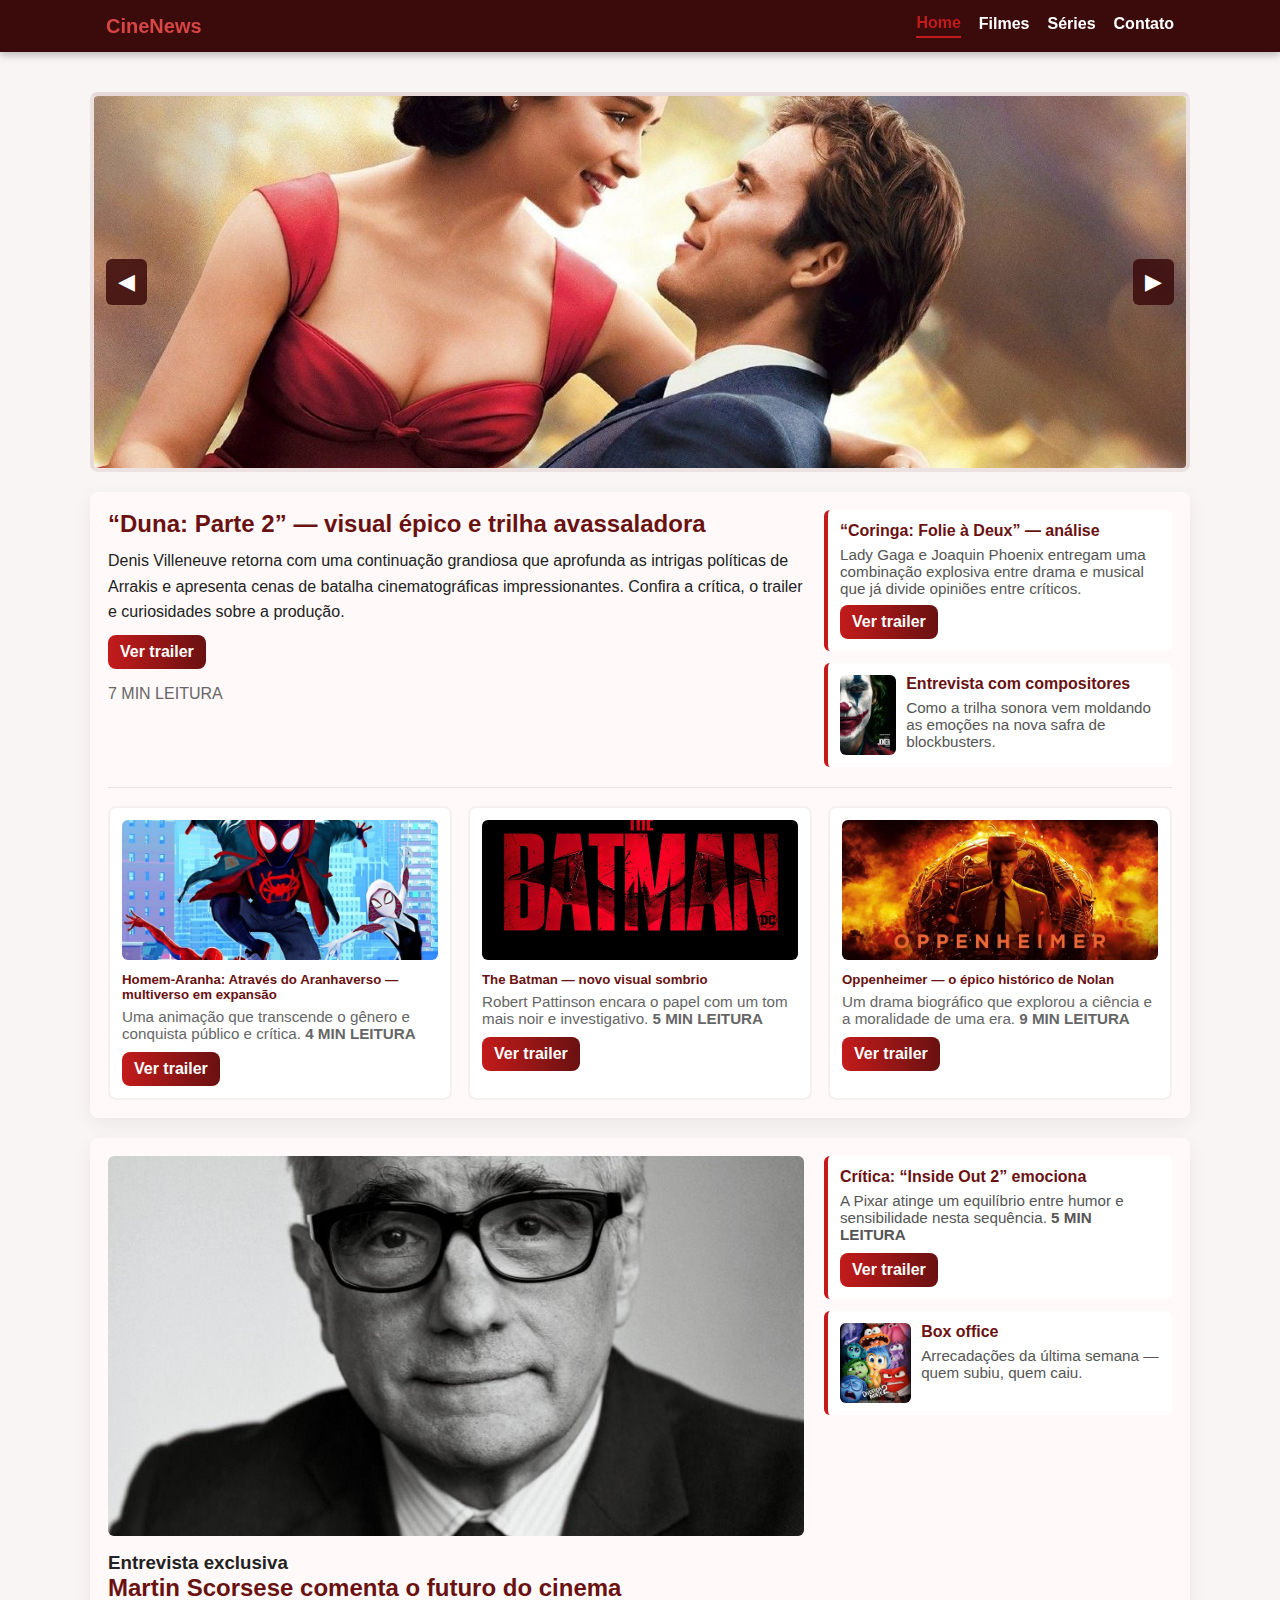
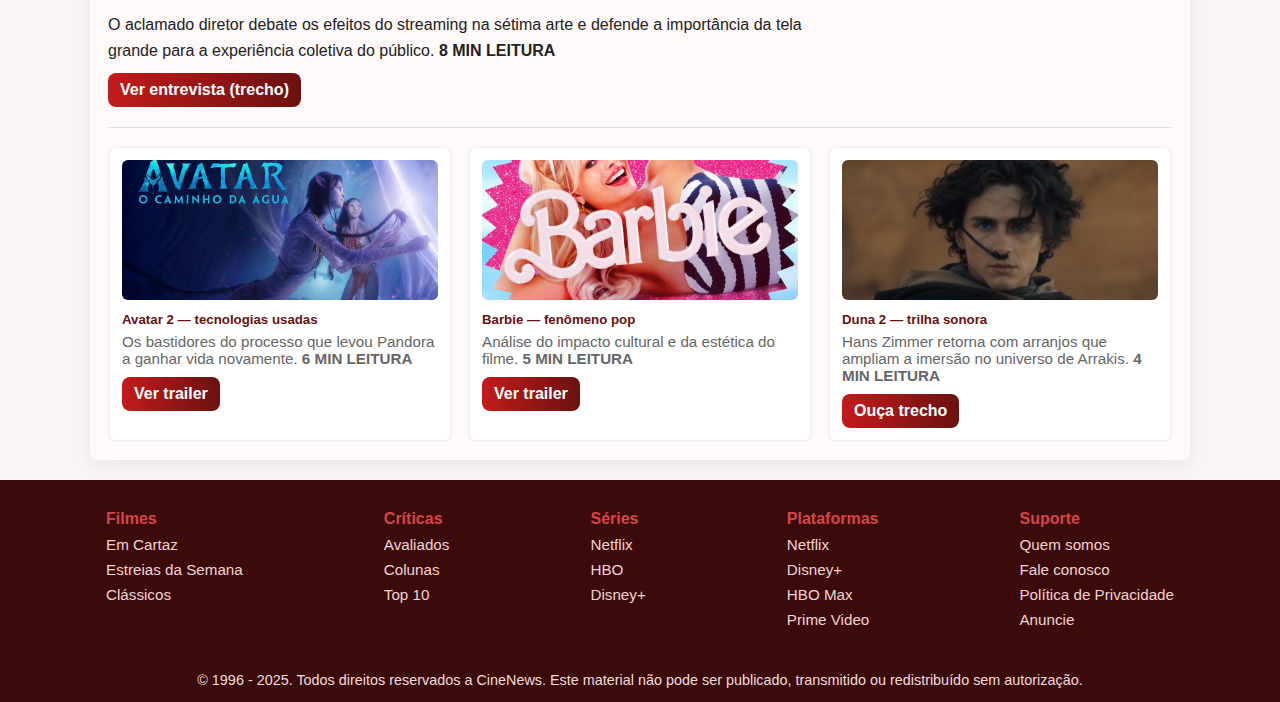
<file: index.html>
<!DOCTYPE html>
<html lang="pt-br">

<head>
  <meta charset="UTF-8" />
  <meta name="viewport" content="width=device-width, initial-scale=1.0" />
  <title>CineNews - Home</title>

  <!-- ===== CSS inline (tema vinho/vermelho, menu fixo, carrossel, modal, grid) ===== -->
  <style>
    :root {
      --vinho-escuro: #3b0a0a;
      --vinho-medio: #6a1111;
      --vinho-brilho: #c31b1b;
      --vinho-claro: #d84545;
      --bg: #faf5f5;
      --offwhite: #fff9f9;
      --text: #222;
      --footer-text: #f4dcdc;
    }

    /* Reset básico */
    * {
      box-sizing: border-box;
      margin: 0;
      padding: 0
    }

    html,
    body {
      height: 100%
    }

    body {
      font-family: "Poppins", Arial, sans-serif;
      background: var(--bg);
      color: var(--text);
      padding-top: 72px;
      /* espaço para o header sticky */
    }

    /* ===== Header / menu ===== */
    header {
      background-color: var(--vinho-escuro);
      padding: 14px 0;
      position: fixed;
      top: 0;
      left: 0;
      width: 100%;
      z-index: 1000;
      box-shadow: 0 3px 8px rgba(0, 0, 0, 0.25);
    }

    .container-menu {
      max-width: 1100px;
      margin: 0 auto;
      display: flex;
      justify-content: space-between;
      align-items: center;
      padding: 0 16px;
      color: #fff;
    }

    .logo {
      font-weight: 800;
      color: var(--vinho-claro);
      font-size: 1.25rem
    }

    .menu-links {
      display: flex;
      gap: 18px;
      align-items: center
    }

    .menu-links a {
      color: #fff;
      text-decoration: none;
      font-weight: 600;
      padding-bottom: 4px;
      transition: all .18s ease;
    }

    .menu-links a:hover {
      color: var(--vinho-brilho);
      border-bottom: 2px solid var(--vinho-brilho)
    }

    .menu-links a.ativo {
      color: var(--vinho-brilho);
      border-bottom: 2px solid var(--vinho-brilho)
    }

    /* ===== Carrossel (mantive suas classes originais) ===== */
    .carrossel-container {
      position: relative;
      width: 100%;
      max-width: 1100px;
      height: 380px;
      margin: 20px auto;
      overflow: hidden;
      background: linear-gradient(180deg, #fff, #fff0);
      border-radius: 8px;
      border: 4px solid rgba(107, 15, 15, 0.12);
    }

    .carrossel img {
      width: 100%;
      height: 380px;
      object-fit: cover;
      display: none;
      visibility: hidden;
    }

    .carrossel img.ativo {
      display: block;
      visibility: visible
    }

    button#anterior,
    button#proximo {
      position: absolute;
      top: 50%;
      transform: translateY(-50%);
      background: rgba(59, 10, 10, 0.85);
      color: #fff;
      border: none;
      font-size: 22px;
      padding: 10px 12px;
      border-radius: 6px;
      cursor: pointer;
      transition: background .18s, transform .12s;
    }

    button#anterior:hover,
    button#proximo:hover {
      background: var(--vinho-brilho)
    }

    #anterior {
      left: 12px
    }

    #proximo {
      right: 12px
    }

    /* ===== Conteúdo principal - mantendo estrutura (container-conteudo, linha-conteudo, etc.) ===== */
    .container-conteudo {
      max-width: 1100px;
      margin: 20px auto;
      background: var(--offwhite);
      padding: 18px;
      border-radius: 8px;
      box-shadow: 0 6px 18px rgba(0, 0, 0, 0.06)
    }

    .linha-conteudo {
      display: flex;
      gap: 20px;
      border-bottom: 1px solid #e9e1e1;
      padding-bottom: 20px;
      margin-bottom: 18px;
      flex-wrap: wrap
    }

    .artigo-principal {
      flex: 2;
      min-width: 260px
    }

    .coluna-lateral {
      flex: 1;
      min-width: 220px;
      display: flex;
      flex-direction: column;
      gap: 12px
    }

    .artigo-principal h2 {
      color: var(--vinho-medio);
      margin-bottom: 10px
    }

    .artigo-principal p {
      line-height: 1.6
    }

    .artigo-secundario {
      background: #fff;
      padding: 12px;
      border-radius: 6px;
      border-left: 4px solid var(--vinho-brilho)
    }

    .artigo-secundario h4 {
      color: var(--vinho-medio);
      margin-bottom: 6px
    }

    .artigo-secundario p {
      color: #555;
      font-size: 0.95rem
    }

    .com-imagem {
      display: flex;
      gap: 10px;
      align-items: flex-start
    }

    .imgsecundaria {
      width: 120px;
      height: 80px;
      object-fit: cover;
      border-radius: 6px;
      background: #eee
    }

    .linha-conteudo-grid {
      display: grid;
      grid-template-columns: repeat(auto-fit, minmax(220px, 1fr));
      gap: 16px;
      margin-top: 10px
    }

    .artigo-grid {
      background: #fff;
      padding: 12px;
      border-radius: 8px;
      border: 2px solid rgba(107, 15, 15, 0.06)
    }

    .artigo-grid img.imgpequena {
      width: 100%;
      height: 140px;
      object-fit: cover;
      border-radius: 6px;
      margin-bottom: 8px
    }

    .artigo-grid h5 {
      color: var(--vinho-medio);
      margin-bottom: 6px
    }

    .artigo-grid p {
      color: #666;
      font-size: 0.95rem
    }

    /* destaque grande */
    .imagdestaque {
      width: 100%;
      max-height: 380px;
      object-fit: cover;
      border-radius: 6px;
      margin-bottom: 12px
    }

    /* botão de ver trailer no artigo */
    .btn-trailer {
      display: inline-block;
      margin-top: 10px;
      background: linear-gradient(90deg, var(--vinho-brilho), var(--vinho-medio));
      color: #fff;
      padding: 8px 12px;
      border-radius: 8px;
      text-decoration: none;
      font-weight: 600;
    }

    .btn-trailer:hover {
      opacity: .95;
      transform: translateY(-2px)
    }

    /* ===== Footer ===== */
    .rodape-container {
      margin-top: 18px
    }

    .rodape-superior {
      background: var(--vinho-escuro);
      padding: 30px 0;
      color: #f6d2d2
    }

    .container-rodape {
      max-width: 1100px;
      margin: 0 auto;
      display: flex;
      justify-content: space-between;
      gap: 16px;
      padding: 0 16px;
      flex-wrap: wrap
    }

    .coluna-rodape {
      display: flex;
      flex-direction: column;
      gap: 8px
    }

    .coluna-rodape h4 {
      color: var(--vinho-claro)
    }

    .coluna-rodape a {
      color: #f3d3d3;
      text-decoration: none;
      font-size: 0.95rem
    }

    .coluna-rodape a:hover {
      color: var(--vinho-brilho) text-decoration underline
    }

    .rodape-inferior {
      background: var(--vinho-escuro);
      color: var(--footer-text);
      text-align: center;
      padding: 14px 10px;
      font-size: 0.9rem
    }

    /* ===== Modal (trailers) ===== */
    .modal {
      display: none;
      position: fixed;
      inset: 0;
      background: rgba(0, 0, 0, 0.75);
      z-index: 2000;
      justify-content: center;
      align-items: center;
      padding: 20px
    }

    .modal.active {
      display: flex
    }

    .modal-conteudo {
      width: 100%;
      max-width: 920px;
      background: #000;
      border-radius: 8px;
      overflow: hidden;
      position: relative
    }

    .modal-conteudo iframe {
      width: 100%;
      height: 520px;
      display: block;
      border: 0
    }

    .modal-close {
      position: absolute;
      top: 8px;
      right: 8px;
      background: var(--vinho-brilho);
      border: none;
      color: #fff;
      width: 36px;
      height: 36px;
      border-radius: 50%;
      font-size: 18px;
      cursor: pointer
    }

    /* ===== Responsividade ===== */
    @media (max-width:900px) {
      .carrossel-container {
        height: 260px
      }

      .carrossel img {
        height: 260px
      }

      .modal-conteudo iframe {
        height: 320px
      }

      .imgsecundaria {
        width: 100px;
        height: 70px
      }

      .linha-conteudo {
        flex-direction: column
      }

      body {
        padding-top: 72px
      }
    }

    @media (max-width:520px) {
      .menu-links {
        gap: 10px;
        font-size: 0.95rem
      }

      .container-conteudo {
        margin: 12px;
        padding: 12px
      }

      .linha-conteudo-grid {
        grid-template-columns: 1fr
      }
    }
  </style>
</head>

<body>

  <header>
    <div class="container-menu">
      <div class="logo"> CineNews</div>
      <nav class="menu-links">
        <a href="index.html" class="ativo">Home</a>
        <a href="pagina.html">Filmes</a>
        <a href="pagina2.html">Séries</a>
        <a href="contato.html">Contato</a>
      </nav>
    </div>
  </header>

  <!-- CARROSSEL (mantive sua estrutura original) -->
  <section class="carrossel-container">
    <div class="carrossel">
      <img src="como eu.jpg" class="slide ativo" alt="Como eu era Antes de Você" />
      <img src="ink.jpg" class="slide" alt="Wicked" />
      <img src="batman.jpg" class="slide" alt="The Batman" />
      <img src="wd.webp" class="slide" alt="Barbie" />
      <img src="ddd.jpg" class="slide" alt="Duna: Parte 2" />
      <img src="bad.avif" class="slide" alt="Lançamento" />
    </div>

    <button id="anterior">◀</button>
    <button id="proximo">▶</button>
  </section>

  <!-- CONTEÚDO PRINCIPAL - BLOCOS  -->
  <main class="container-conteudo">
    <div class="linha-conteudo">
      <div class="artigo-principal">
        <h2>“Duna: Parte 2” — visual épico e trilha avassaladora</h2>
        <p>Denis Villeneuve retorna com uma continuação grandiosa que aprofunda as intrigas políticas de Arrakis e
          apresenta cenas de batalha cinematográficas impressionantes. Confira a crítica, o trailer e curiosidades sobre
          a produção.</p>
        <a class="btn-trailer" data-trailer="modal-duna">Ver trailer</a>
        <p style="margin-top:12px;color:#666">7 MIN LEITURA</p>
      </div>

      <div class="coluna-lateral">
        <div class="artigo-secundario">
          <h4>“Coringa: Folie à Deux” — análise</h4>
          <p>Lady Gaga e Joaquin Phoenix entregam uma combinação explosiva entre drama e musical que já divide opiniões
            entre críticos.</p>
          <a class="btn-trailer" data-trailer="modal-coringa" style="display:inline-block; margin-top:8px">Ver
            trailer</a>
        </div>

        <div class="artigo-secundario com-imagem">
          <img class="imgsecundaria" src="jk.jpg" alt="Coringa">
          <div>
            <h4>Entrevista com compositores</h4>
            <p>Como a trilha sonora vem moldando as emoções na nova safra de blockbusters.</p>
          </div>
        </div>
      </div>
    </div>

    <div class="linha-conteudo-grid">
      <div class="artigo-grid">
        <img class="imgpequena" src="hm.jpg"
          alt="Homem-Aranha">
        <h5>Homem-Aranha: Através do Aranhaverso — multiverso em expansão</h5>
        <p>Uma animação que transcende o gênero e conquista público e crítica. <strong>4 MIN LEITURA</strong></p>
        <a class="btn-trailer" data-trailer="modal-spider">Ver trailer</a>
      </div>

      <div class="artigo-grid">
        <img class="imgpequena" src="bate.jpg" alt="The Batman">
        <h5>The Batman — novo visual sombrio</h5>
        <p>Robert Pattinson encara o papel com um tom mais noir e investigativo. <strong>5 MIN LEITURA</strong></p>
        <a class="btn-trailer" data-trailer="modal-batman">Ver trailer</a>
      </div>

      <div class="artigo-grid">
        <img class="imgpequena" src="openn.jpg" alt="Oppenheimer">
        <h5>Oppenheimer — o épico histórico de Nolan</h5>
        <p>Um drama biográfico que explorou a ciência e a moralidade de uma era. <strong>9 MIN LEITURA</strong></p>
        <a class="btn-trailer" data-trailer="modal-oppen">Ver trailer</a>

      </div>
    </div>
  </main>

  <!-- SEGUNDO BLOCÃO (mantive sua segunda main) -->
  <main class="container-conteudo">
    <div class="linha-conteudo">
      <div class="artigo-principal">
        <img class="imagdestaque" src="martin.jpg" alt="Duna 2">
        <h3>Entrevista exclusiva</h3>
        <h2>Martin Scorsese comenta o futuro do cinema</h2>
        <p>O aclamado diretor debate os efeitos do streaming na sétima arte e defende a importância da tela grande para
          a experiência coletiva do público. <strong>8 MIN LEITURA</strong></p>
        <a class="btn-trailer" data-trailer="modal-scorsese">Ver entrevista (trecho)</a>
      </div>

      <div class="coluna-lateral">
        <div class="artigo-secundario">
          <h4>Crítica: “Inside Out 2” emociona</h4>
          <p>A Pixar atinge um equilíbrio entre humor e sensibilidade nesta sequência. <strong>5 MIN LEITURA</strong>
          </p>
          <a class="btn-trailer" data-trailer="modal-inside">Ver trailer</a>
        </div>

        <div class="artigo-secundario com-imagem">
          <img class="imgsecundaria" src="diver.jpg"
            alt="Inside Out 2">
          <div>
            <h4>Box office</h4>
            <p>Arrecadações da última semana — quem subiu, quem caiu.</p>
          </div>
        </div>
      </div>
    </div>

    <div class="linha-conteudo-grid">
      <div class="artigo-grid">
        <img class="imgpequena" src="o c.jpg" alt="Avatar 2">
        <h5>Avatar 2 — tecnologias usadas</h5>
        <p>Os bastidores do processo que levou Pandora a ganhar vida novamente. <strong>6 MIN LEITURA</strong></p>
        <a class="btn-trailer" data-trailer="modal-avatar">Ver trailer</a>
      </div>

      <div class="artigo-grid">
        <img class="imgpequena" src="bar.jpg" alt="Barbie">
        <h5>Barbie — fenômeno pop</h5>
        <p>Análise do impacto cultural e da estética do filme. <strong>5 MIN LEITURA</strong></p>
        <a class="btn-trailer" data-trailer="modal-barbie">Ver trailer</a>
      </div>

      <div class="artigo-grid">
        <img class="imgpequena" src="tty.jpg" alt="Duna 2">
        <h5>Duna 2 — trilha sonora</h5>
        <p>Hans Zimmer retorna com arranjos que ampliam a imersão no universo de Arrakis. <strong>4 MIN LEITURA</strong>
        </p>
        <a class="btn-trailer" data-trailer="modal-duna">Ouça trecho</a>
      </div>
    </div>
  </main>

  <!-- RODAPÉ -->
  <footer class="rodape-container">
    <div class="rodape-superior">
      <div class="container-rodape">
        <div class="coluna-rodape">
          <h4>Filmes</h4>
          <a href="pagina.html">Em Cartaz</a>
          <a href="pagina.html">Estreias da Semana</a>
          <a href="pagina.html">Clássicos</a>
        </div>
        <div class="coluna-rodape">
          <h4>Críticas</h4>
          <a href="#">Avaliados</a>
          <a href="#">Colunas</a>
          <a href="#">Top 10</a>
        </div>
        <div class="coluna-rodape">
          <h4>Séries</h4>
          <a href="pagina2.html">Netflix</a>
          <a href="pagina2.html">HBO</a>
          <a href="pagina2.html">Disney+</a>
        </div>
        <div class="coluna-rodape">
          <h4>Plataformas</h4>
          <a href="https://www.netflix.com/br/" target="_blank">Netflix</a>
          <a href="https://www.disneyplus.com/pt-br" target="_blank">Disney+</a>
          <a href="https://www.hbomax.com/br/pt" target="_blank">HBO Max</a>
          <a href="https://www.primevideo.com/" target="_blank">Prime Video</a>
        </div>
        <div class="coluna-rodape   coluna-rodape-direita">
           <h4>Suporte</h4>
          <a href="#">Quem somos</a>
          <a href="#">Fale conosco</a>
          <a href="#">Política de Privacidade</a>
          <a href="#">Anuncie</a>
        </div>
      </div>
    </div>
    <div class="rodape-inferior">
      <p>© 1996 - 2025. Todos direitos reservados a CineNews. Este material não pode ser publicado, transmitido ou
        redistribuído sem autorização.</p>
    </div>
  </footer>

  <!-- ===== MODAIS DE TRAILERS (um modal por trailer, id ligado ao data-trailer) ===== -->
  <div class="modal" id="modal-duna" aria-hidden="true">
    <div class="modal-conteudo">
      <button class="modal-close" data-close>&times;</button>
      <iframe src="https://www.youtube.com/embed/U2Qp5pL3ovA"
        allow="accelerometer; autoplay; clipboard-write; encrypted-media; gyroscope; picture-in-picture"
        allowfullscreen></iframe>
    </div>
  </div>

  <div class="modal" id="modal-coringa" aria-hidden="true">
    <div class="modal-conteudo">
      <button class="modal-close" data-close>&times;</button>
      <iframe width="560" height="315" src="https://www.youtube.com/embed/sHG2sAi2R-s?si=qUUCe8bXC0jy3SUp"
        title="YouTube video player" frameborder="0"
        allow="accelerometer; autoplay; clipboard-write; encrypted-media; gyroscope; picture-in-picture; web-share"
        referrerpolicy="strict-origin-when-cross-origin" allowfullscreen></iframe>" allowfullscreen></iframe>
    </div>
  </div>

  <div class="modal" id="modal-spider" aria-hidden="true">
    <div class="modal-conteudo">
      <button class="modal-close" data-close>&times;</button>
      <iframe width="560" height="315" src="https://www.youtube.com/embed/_4is7I_ZxTg?si=T_43hNxfIwurp3DS"
        title="YouTube video player" frameborder="0"
        allow="accelerometer; autoplay; clipboard-write; encrypted-media; gyroscope; picture-in-picture; web-share"
        referrerpolicy="strict-origin-when-cross-origin" allowfullscreen></iframe>
    </div>
  </div>

  <div class="modal" id="modal-batman" aria-hidden="true">
    <div class="modal-conteudo">
      <button class="modal-close" data-close>&times;</button>
      <iframe width="560" height="315" src="https://www.youtube.com/embed/mqqft2x_Aa4?si=Dq1nY5ly2BcjUWUU"
        title="YouTube video player" frameborder="0"
        allow="accelerometer; autoplay; clipboard-write; encrypted-media; gyroscope; picture-in-picture; web-share"
        referrerpolicy="strict-origin-when-cross-origin" allowfullscreen></iframe>
    </div>
    </div>
    <div class="modal" id="modal-oppen" aria-hidden="true">
      <div class="modal-conteudo">
        <button class="modal-oppen" data-close>&times;</button>
        <iframe width="560" height="315"
          src="https://www.youtube.com/embed/bK6ldnjE3Y0?si=LE6mc_KTMe5J0PUa&amp;controls=0"
          title="YouTube video player" frameborder="0"
          allow="accelerometer; autoplay; clipboard-write; encrypted-media; gyroscope; picture-in-picture; web-share"
          referrerpolicy="strict-origin-when-cross-origin" allowfullscreen></iframe>
      </div>
    </div>

    <div class="modal" id="modal-scorsese" aria-hidden="true">
      <div class="modal-conteudo">
        <button class="modal-close" data-close>&times;</button>
        <!-- exemplo: trecho de entrevista no YouTube -->
        <iframe width="560" height="315" src="https://www.youtube.com/embed/NGF7JOn5KaA?si=u3FtFRYTYoLWlxL2&amp;start=2"
          title="YouTube video player" frameborder="0"
          allow="accelerometer; autoplay; clipboard-write; encrypted-media; gyroscope; picture-in-picture; web-share"
          referrerpolicy="strict-origin-when-cross-origin" allowfullscreen></iframe>
      </div>
    </div>

    <div class="modal" id="modal-inside" aria-hidden="true">
      <div class="modal-conteudo">
        <button class="modal-close" data-close>&times;</button>
       <iframe width="560" height="315" src="https://www.youtube.com/embed/yAZxx8t9zig?si=jaP_KMnVlJif65Zw" title="YouTube video player" frameborder="0" allow="accelerometer; autoplay; clipboard-write; encrypted-media; gyroscope; picture-in-picture; web-share" referrerpolicy="strict-origin-when-cross-origin" allowfullscreen></iframe>
      </div>
    </div>

    <div class="modal" id="modal-avatar" aria-hidden="true">
      <div class="modal-conteudo">
        <button class="modal-close" data-close>&times;</button>
        <iframe width="560" height="315" src="https://www.youtube.com/embed/qoIBHnygdDk?si=9dhoRWzjscRxFLvU" title="YouTube video player" frameborder="0" allow="accelerometer; autoplay; clipboard-write; encrypted-media; gyroscope; picture-in-picture; web-share" referrerpolicy="strict-origin-when-cross-origin" allowfullscreen></iframe>
      </div>
    </div>

    <div class="modal" id="modal-barbie" aria-hidden="true">
      <div class="modal-conteudo">
        <button class="modal-close" data-close>&times;</button>
      <iframe width="560" height="315" src="https://www.youtube.com/embed/gB2wsXielz4?si=RlQD2OUFlnSMA_C5" title="YouTube video player" frameborder="0" allow="accelerometer; autoplay; clipboard-write; encrypted-media; gyroscope; picture-in-picture; web-share" referrerpolicy="strict-origin-when-cross-origin" allowfullscreen></iframe>
      </div>
    </div>

    <!-- ===== JS (carrossel original mantido + lógica de modais) ===== -->
    <script>
      // ---------- CARROSSEL (mantive sua lógica, mas fiz robusta) ----------
      (function () {
        const slides = document.querySelectorAll('.carrossel .slide');
        const btnProximo = document.getElementById('proximo');
        const btnAnterior = document.getElementById('anterior');
        let slideAtual = 0;

        function mostrarSlide(index) {
          slides.forEach((slide, i) => {
            slide.style.display = 'none';
            slide.style.visibility = 'hidden';
            slide.classList.remove('ativo');
            if (i === index) {
              slide.style.display = 'block';
              slide.style.visibility = 'visible';
              slide.classList.add('ativo');
            }
          });
        }

        btnProximo.addEventListener('click', () => {
          slideAtual = (slideAtual + 1) % slides.length;
          mostrarSlide(slideAtual);
        });

        btnAnterior.addEventListener('click', () => {
          slideAtual = (slideAtual - 1 + slides.length) % slides.length;
          mostrarSlide(slideAtual);
        });

        // auto-advance opcional (comentado; descomente se quiser autoplay)
        // setInterval(()=> { slideAtual = (slideAtual + 1) % slides.length; mostrarSlide(slideAtual); }, 7000);

        // exibir primeiro slide
        mostrarSlide(slideAtual);
      })();

      // ---------- MODAIS DE TRAILER ----------
      (function () {
        // abrir modal associado ao atributo data-trailer
        document.querySelectorAll('[data-trailer]').forEach(btn => {
          btn.addEventListener('click', () => {
            const id = btn.getAttribute('data-trailer');
            const modal = document.getElementById(id);
            if (!modal) return;
            // mostrar modal
            modal.classList.add('active');
            modal.setAttribute('aria-hidden', 'false');
            // iniciar o vídeo (iframe já tem src estático). Para autoplay, adicionamos &autoplay=1 à src quando abrir:
            const iframe = modal.querySelector('iframe');
            if (iframe && iframe.dataset.srcAutoplay !== 'true') {
              // se ainda não tem autoplay ativado, adiciona
              iframe.dataset.origSrc = iframe.src;
              // tenta adicionar parâmetro autoplay=1 (se já tiver params, concatena)
              if (iframe.src.indexOf('?') === -1) iframe.src = iframe.src + '?autoplay=1';
              else if (iframe.src.indexOf('autoplay=1') === -1) iframe.src = iframe.src + '&autoplay=1';
              iframe.dataset.srcAutoplay = 'true';
            }
          });
        });

        // fechar ao clicar no botão X
        document.querySelectorAll('.modal-close').forEach(btn => {
          btn.addEventListener('click', () => {
            const modal = btn.closest('.modal');
            fecharModal(modal);
          });
        });

        // fechar clicando fora do conteúdo
        window.addEventListener('click', (e) => {
          document.querySelectorAll('.modal.active').forEach(modal => {
            if (e.target === modal) fecharModal(modal);
          });
        });

        // fechar com ESC
        window.addEventListener('keydown', (e) => {
          if (e.key === 'Escape') {
            document.querySelectorAll('.modal.active').forEach(modal => fecharModal(modal));
          }
        });

        function fecharModal(modal) {
          if (!modal) return;
          const iframe = modal.querySelector('iframe');
          // remover autoplay e pausar (reset src)
          if (iframe) {
            // limpa src para parar o vídeo
            iframe.src = iframe.dataset.origSrc || '';
            // restaura src original sem autoplay para próxima abertura
            if (iframe.dataset.origSrc) iframe.src = iframe.dataset.origSrc;
            iframe.removeAttribute('data-src-autoplay');
            iframe.dataset.srcAutoplay = 'false';
          }
          modal.classList.remove('active');
          modal.setAttribute('aria-hidden', 'true');
        }
      })();

      // melhoria: links do menu mantêm class ativo dependendo do arquivo (simples matching)
      (function () {
        const links = document.querySelectorAll('.menu-links a');
        const current = location.pathname.split('/').pop() || 'index.html';
        links.forEach(a => {
          const href = a.getAttribute('href');
          if (href === current) {
            a.classList.add('ativo');
          } else {
            a.classList.remove('ativo');
          }
        });
      })();
    </script>

</body>

</html>
</file>
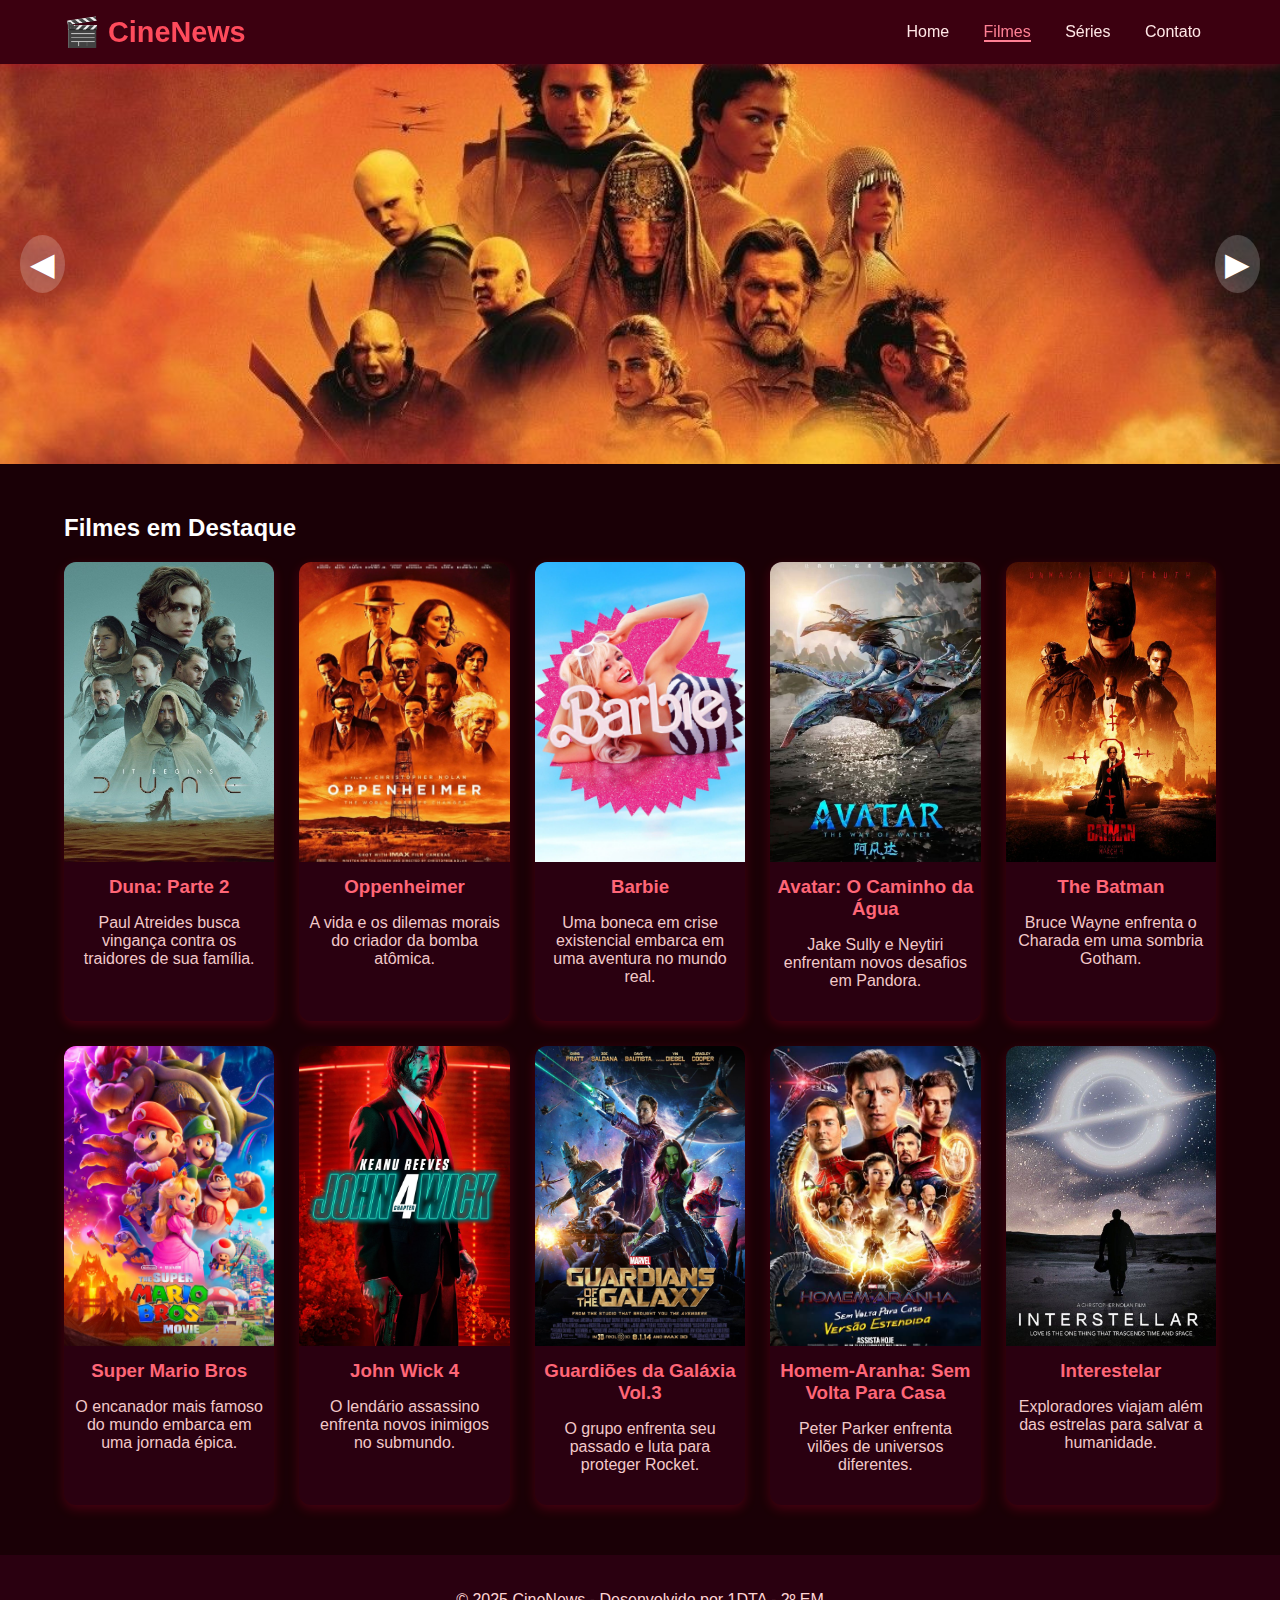
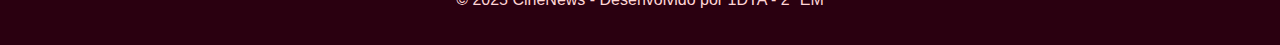
<file: pagina.html>
<!DOCTYPE html>
<html lang="pt-br">
<head>
  <meta charset="UTF-8">
  <meta name="viewport" content="width=device-width, initial-scale=1.0">
  <title>CineNews - Filmes</title>
  <link rel="stylesheet" href="pagina.css">
  <link rel="stylesheet" href="https://cdnjs.cloudflare.com/ajax/libs/font-awesome/6.5.0/css/all.min.css">
</head>
<body>

  <header>
    <div class="container-menu">
      <div class="logo">🎬 CineNews</div>
      <nav class="menu-links">
        <a href="index.html">Home</a>
        <a href="pagina1.html" class="ativo">Filmes</a>
        <a href="pagina2.html">Séries</a>
        <a href="contato.html">Contato</a>
      </nav>
    </div>
  </header>

  <!-- Carrossel de destaque -->
  <section class="carrossel-container">
    <div class="carrossel">
      <img src="ddd.jpg"class="ativo" alt="Duna 2">
      <img src="ink.jpg" alt="Oppenheimer">
      <img src="batman.jpg" alt="Barbie">
      <img src="wd.webp" alt="Avatar 2">
    </div>
    <button id="prev">◀</button>
    <button id="next">▶</button>
  </section>

  <main class="galeria-container">
    <h2> Filmes em Destaque</h2>

    <div class="grade-filmes">
      <!-- Exemplo de um filme -->
      <div class="filme-card" onclick="abrirModal('duna2')">
        <img src="df.jpg" alt="Duna 2">
        <h3>Duna: Parte 2</h3>
        <p>Paul Atreides busca vingança contra os traidores de sua família.</p>
      </div>

      <div class="filme-card" onclick="abrirModal('oppenheimer')">
        <img src="op.jpg" alt="Oppenheimer">
        <h3>Oppenheimer</h3>
        <p>A vida e os dilemas morais do criador da bomba atômica.</p>
      </div>

      <div class="filme-card" onclick="abrirModal('barbie')">
        <img src="bar.jpg" alt="Barbie">
        <h3>Barbie</h3>
        <p>Uma boneca em crise existencial embarca em uma aventura no mundo real.</p>
      </div>

      <div class="filme-card" onclick="abrirModal('avatar2')">
        <img src="av.jpg" alt="Avatar 2">
        <h3>Avatar: O Caminho da Água</h3>
        <p>Jake Sully e Neytiri enfrentam novos desafios em Pandora.</p>
      </div>

      <!-- MAIS FILMES -->
      <div class="filme-card" onclick="abrirModal('batman')">
        <img src="bat.jpg" alt="The Batman">
        <h3>The Batman</h3>
        <p>Bruce Wayne enfrenta o Charada em uma sombria Gotham.</p>
      </div>

      <div class="filme-card" onclick="abrirModal('supermario')">
        <img src="sp.jpg" alt="Super Mario Bros">
        <h3>Super Mario Bros</h3>
        <p>O encanador mais famoso do mundo embarca em uma jornada épica.</p>
      </div>

      <div class="filme-card" onclick="abrirModal('johnwick')">
        <img src="john.jpg" alt="John Wick 4">
        <h3>John Wick 4</h3>
        <p>O lendário assassino enfrenta novos inimigos no submundo.</p>
      </div>

      <div class="filme-card" onclick="abrirModal('guardioes')">
        <img src="gv.jpg" alt="Guardiões da Galáxia Vol.3">
        <h3>Guardiões da Galáxia Vol.3</h3>
        <p>O grupo enfrenta seu passado e luta para proteger Rocket.</p>
      </div>

      <div class="filme-card" onclick="abrirModal('homemaranha')">
        <img src="sem volta.jpg" alt="Homem-Aranha">
        <h3>Homem-Aranha: Sem Volta Para Casa</h3>
        <p>Peter Parker enfrenta vilões de universos diferentes.</p>
      </div>

      <div class="filme-card" onclick="abrirModal('interestelar')">
        <img src="in.jpg" alt="Interestelar">
        <h3>Interestelar</h3>
        <p>Exploradores viajam além das estrelas para salvar a humanidade.</p>
      </div>

      <!-- Continue adicionando até 20 -->
    </div>
  </main>

  <!-- Modais dos trailers -->
  <div id="modalTrailer" class="modal">
    <div class="modal-conteudo">
      <span class="fechar" onclick="fecharModal()">&times;</span>
      <iframe id="videoTrailer" width="100%" height="400" src="" frameborder="0" allowfullscreen></iframe>
    </div>
  </div>

  <footer class="rodape-container">
    <p>© 2025 CineNews - Desenvolvido por 1DTA - 2º EM</p>
  </footer>

  <script src="script-filme.js"></script>
</body>
</html>
</file>
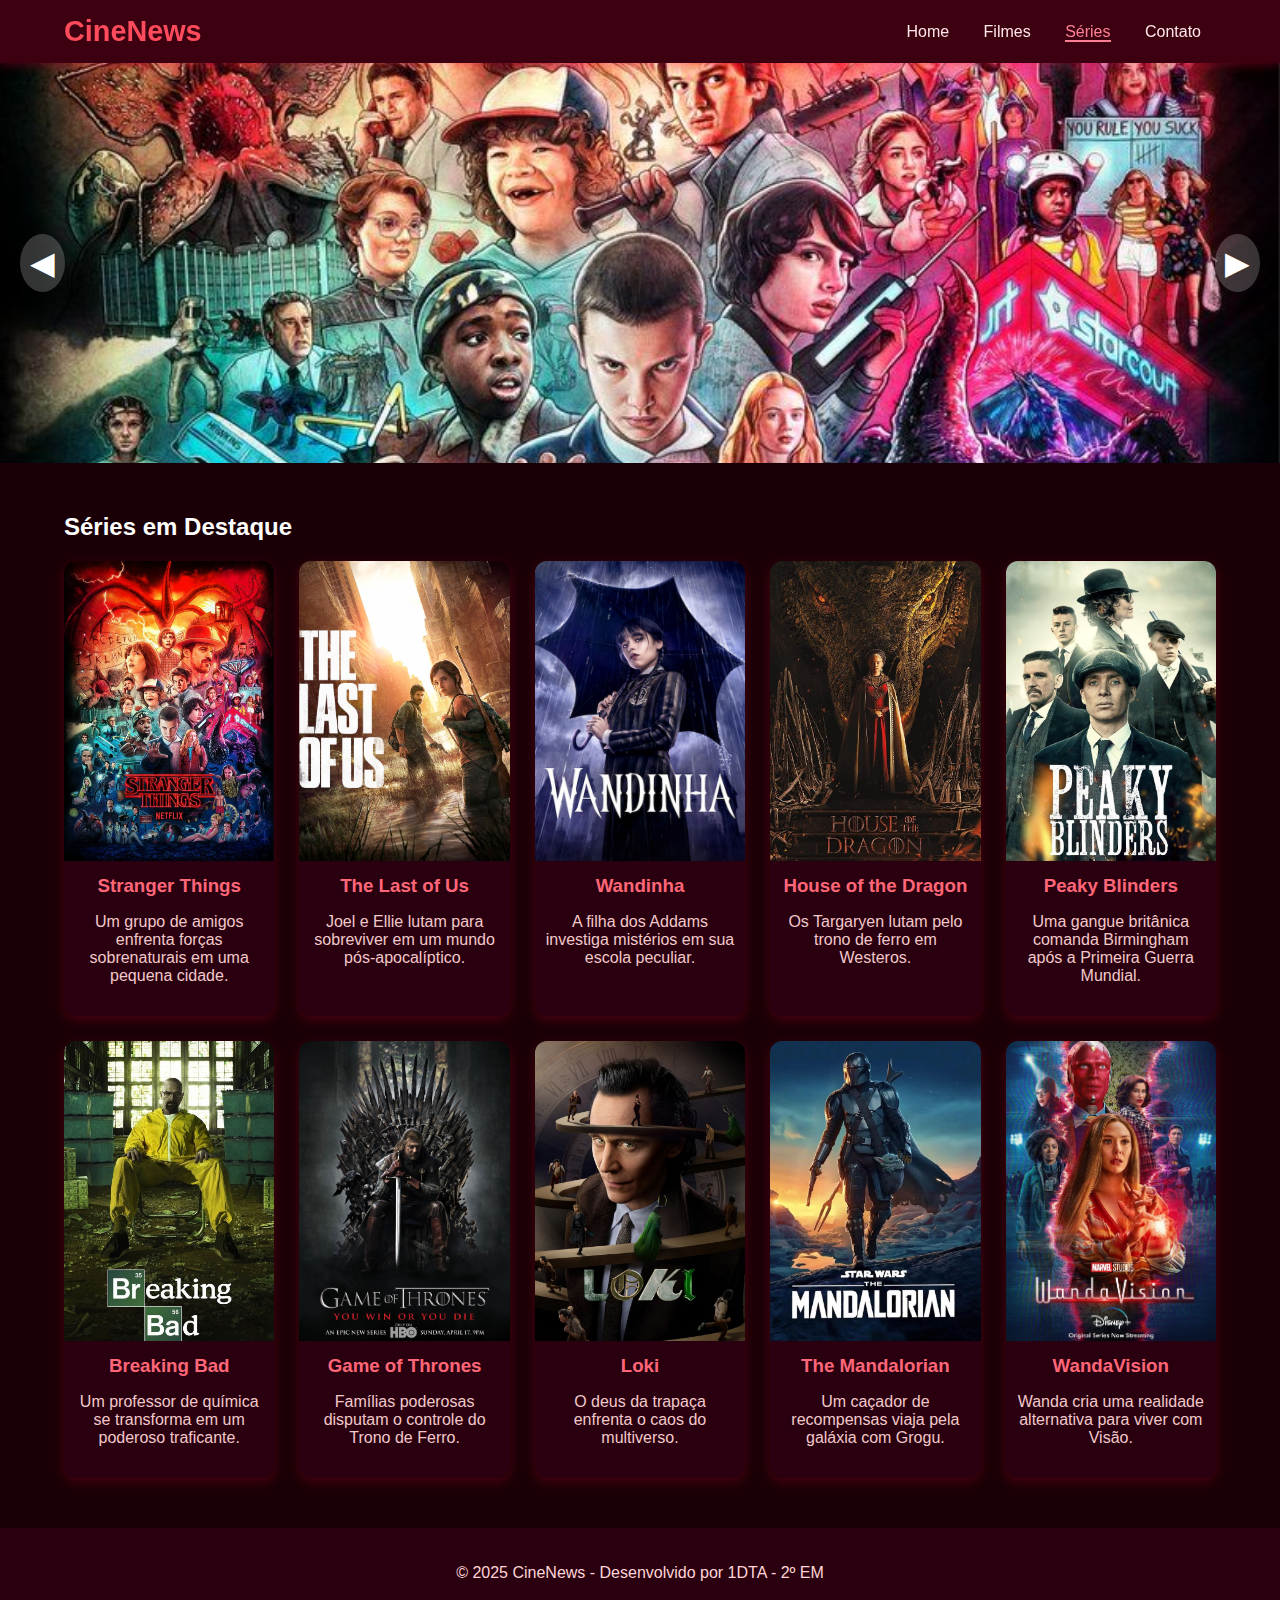
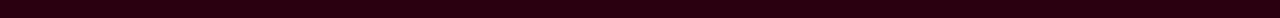
<file: pagina2.html>
<!DOCTYPE html>
<html lang="pt-br">
<head>
  <meta charset="UTF-8">
  <meta name="viewport" content="width=device-width, initial-scale=1.0">
  <title>CineNews - Séries</title>
  <link rel="stylesheet" href="pagina2.css">
  <link rel="stylesheet" href="https://cdnjs.cloudflare.com/ajax/libs/font-awesome/6.5.0/css/all.min.css">
</head>
<body>

  <header>
    <div class="container-menu">
      <div class="logo"> CineNews</div>
      <nav class="menu-links">
        <a href="index.html">Home</a>
        <a href="pagina.html">Filmes</a>
        <a href="pagina2.html" class="ativo">Séries</a>
        <a href="contato.html">Contato</a>
      </nav>
    </div>
  </header>

  <!-- Carrossel de destaque -->
  <section class="carrossel-container">
    <div class="carrossel">
      <img src="stranger.jpg" class="ativo" alt="Stranger Things">
      <img src="pat.jpg" alt="The Last of Us">
      <img src="deits.jpg" alt="Wandinha">
      <img src="hhooo.jpg" alt="House of the Dragon">
    </div>
    <button id="prev">◀</button>
    <button id="next">▶</button>
  </section>

  <main class="galeria-container">
    <h2> Séries em Destaque</h2>

    <div class="grade-series">
      <div class="serie-card" onclick="abrirModal('stranger')">
        <img src="stranger.jpg" alt="Stranger Things">
        <h3>Stranger Things</h3>
        <p>Um grupo de amigos enfrenta forças sobrenaturais em uma pequena cidade.</p>
      </div>

      <div class="serie-card" onclick="abrirModal('thelastofus')">
        <img src="the last.jpg" alt="The Last of Us">
        <h3>The Last of Us</h3>
        <p>Joel e Ellie lutam para sobreviver em um mundo pós-apocalíptico.</p>
      </div>

      <div class="serie-card" onclick="abrirModal('wandinha')">
        <img src="wa.jpg" alt="Wandinha">
        <h3>Wandinha</h3>
        <p>A filha dos Addams investiga mistérios em sua escola peculiar.</p>
      </div>

      <div class="serie-card" onclick="abrirModal('house')">
        <img src="house.jpg" alt="House of the Dragon">
        <h3>House of the Dragon</h3>
        <p>Os Targaryen lutam pelo trono de ferro em Westeros.</p>
      </div>

      <div class="serie-card" onclick="abrirModal('peaky')">
        <img src="pea.jpg" alt="Peaky Blinders">
        <h3>Peaky Blinders</h3>
        <p>Uma gangue britânica comanda Birmingham após a Primeira Guerra Mundial.</p>
      </div>

      <div class="serie-card" onclick="abrirModal('breakingbad')">
        <img src="bre.jpg" alt="Breaking Bad">
        <h3>Breaking Bad</h3>
        <p>Um professor de química se transforma em um poderoso traficante.</p>
      </div>

      <div class="serie-card" onclick="abrirModal('got')">
        <img src="game.jpg" alt="Game of Thrones">
        <h3>Game of Thrones</h3>
        <p>Famílias poderosas disputam o controle do Trono de Ferro.</p>
      </div>

      <div class="serie-card" onclick="abrirModal('loki')">
        <img src="loki.jpg" alt="Loki">
        <h3>Loki</h3>
        <p>O deus da trapaça enfrenta o caos do multiverso.</p>
      </div>

      <div class="serie-card" onclick="abrirModal('mandalorian')">
        <img src="man.jpg" alt="The Mandalorian">
        <h3>The Mandalorian</h3>
        <p>Um caçador de recompensas viaja pela galáxia com Grogu.</p>
      </div>

      <div class="serie-card" onclick="abrirModal('visaoescarlate')">
        <img src="wanda visu.jpg" alt="WandaVision">
        <h3>WandaVision</h3>
        <p>Wanda cria uma realidade alternativa para viver com Visão.</p>
      </div>
    </div>
  </main>

  <!-- Modal dos trailers -->
  <div id="modalTrailer" class="modal">
    <div class="modal-conteudo">
      <span class="fechar" onclick="fecharModal()">&times;</span>
      <iframe id="videoTrailer" width="100%" height="400" src="" frameborder="0" allowfullscreen></iframe>
    </div>
  </div>

  <footer class="rodape-container">
    <p>© 2025 CineNews - Desenvolvido por 1DTA - 2º EM</p>
  </footer>

  <script src="script-pagina2.js"></script>
</body>
</html>
</file>
<file: pagina.css>
body {
  margin: 0;
  font-family: 'Poppins', sans-serif;
  background-color: #1a0006;
  color: #fff;
}

header {
  background-color: #3c0010;
  box-shadow: 0 2px 10px rgba(255,0,60,0.3);
  position: sticky;
  top: 0;
  z-index: 1000;
}

.container-menu {
  display: flex;
  justify-content: space-between;
  align-items: center;
  width: 90%;
  margin: auto;
  padding: 15px 0;
}

.logo {
  font-size: 1.8em;
  color: #ff4b5c;
  font-weight: bold;
}

.menu-links a {
  color: #ffe6e6;
  text-decoration: none;
  margin: 0 15px;
  transition: 0.3s;
}

.menu-links a:hover, .menu-links a.ativo {
  color: #ff8095;
  border-bottom: 2px solid #ff8095;
}

/* Carrossel */
.carrossel-container {
  position: relative;
  width: 100%;
  height: 400px;
  overflow: hidden;
}

.carrossel img {
  width: 100%;
  height: 400px;
  object-fit: cover;
  display: none;
}

.carrossel img.ativo {
  display: block;
}

#prev, #next {
  position: absolute;
  top: 50%;
  transform: translateY(-50%);
  background-color: rgba(255,255,255,0.2);
  color: #fff;
  border: none;
  font-size: 2em;
  cursor: pointer;
  padding: 10px;
  border-radius: 50%;
}

#prev { left: 20px; }
#next { right: 20px; }

/* Galeria */
.galeria-container {
  width: 90%;
  margin: 50px auto;
}

.grade-filmes {
  display: grid;
  grid-template-columns: repeat(auto-fit, minmax(200px, 1fr));
  gap: 25px;
}

.filme-card {
  background-color: #2a0010;
  border-radius: 12px;
  overflow: hidden;
  box-shadow: 0 4px 12px rgba(255,0,60,0.2);
  transition: transform 0.3s, box-shadow 0.3s;
  cursor: pointer;
}

.filme-card:hover {
  transform: scale(1.05);
  box-shadow: 0 6px 16px rgba(255,0,60,0.4);
}

.filme-card img {
  width: 100%;
  height: 300px;
  object-fit: cover;
}

.filme-card h3 {
  color: #ff6677;
  text-align: center;
  margin: 10px 0;
}

.filme-card p {
  padding: 0 10px 15px;
  text-align: center;
  color: #f2c9c9;
}

/* Modal */
.modal {
  display: none;
  position: fixed;
  z-index: 2000;
  left: 0;
  top: 0;
  width: 100%;
  height: 100%;
  background: rgba(0,0,0,0.8);
}

.modal-conteudo {
  background: #400013;
  margin: 5% auto;
  padding: 20px;
  width: 80%;
  border-radius: 10px;
  text-align: center;
  color: #fff;
}

.fechar {
  color: #ff8095;
  float: right;
  font-size: 28px;
  cursor: pointer;
}

footer {
  background-color: #2a0010;
  color: #ffd5d5;
  text-align: center;
  padding: 20px;
  margin-top: 50px;
}
</file>
<file: pagina2.css>
body {
  margin: 0;
  font-family: 'Poppins', sans-serif;
  background-color: #1a0006;
  color: #fff;
}

header {
  background-color: #3c0010;
  box-shadow: 0 2px 10px rgba(255,0,60,0.3);
  position: sticky;
  top: 0;
  z-index: 1000;
}

.container-menu {
  display: flex;
  justify-content: space-between;
  align-items: center;
  width: 90%;
  margin: auto;
  padding: 15px 0;
}

.logo {
  font-size: 1.8em;
  color: #ff4b5c;
  font-weight: bold;
}

.menu-links a {
  color: #ffe6e6;
  text-decoration: none;
  margin: 0 15px;
  transition: 0.3s;
}

.menu-links a:hover, .menu-links a.ativo {
  color: #ff8095;
  border-bottom: 2px solid #ff8095;
}

/* Carrossel */
.carrossel-container {
  position: relative;
  width: 100%;
  height: 400px;
  overflow: hidden;
}

.carrossel img {
  width: 100%;
  height: 400px;
  object-fit: cover;
  display: none;
}

.carrossel img.ativo {
  display: block;
}

#prev, #next {
  position: absolute;
  top: 50%;
  transform: translateY(-50%);
  background-color: rgba(255,255,255,0.2);
  color: #fff;
  border: none;
  font-size: 2em;
  cursor: pointer;
  padding: 10px;
  border-radius: 50%;
}

#prev { left: 20px; }
#next { right: 20px; }

/* Galeria */
.galeria-container {
  width: 90%;
  margin: 50px auto;
}

.grade-series {
  display: grid;
  grid-template-columns: repeat(auto-fit, minmax(200px, 1fr));
  gap: 25px;
}

.serie-card {
  background-color: #2a0010;
  border-radius: 12px;
  overflow: hidden;
  box-shadow: 0 4px 12px rgba(255,0,60,0.2);
  transition: transform 0.3s, box-shadow 0.3s;
  cursor: pointer;
}

.serie-card:hover {
  transform: scale(1.05);
  box-shadow: 0 6px 16px rgba(255,0,60,0.4);
}

.serie-card img {
  width: 100%;
  height: 300px;
  object-fit: cover;
}

.serie-card h3 {
  color: #ff6677;
  text-align: center;
  margin: 10px 0;
}

.serie-card p {
  padding: 0 10px 15px;
  text-align: center;
  color: #f2c9c9;
}

/* Modal */
.modal {
  display: none;
  position: fixed;
  z-index: 2000;
  left: 0;
  top: 0;
  width: 100%;
  height: 100%;
  background: rgba(0,0,0,0.8);
}

.modal-conteudo {
  background: #400013;
  margin: 5% auto;
  padding: 20px;
  width: 80%;
  border-radius: 10px;
  text-align: center;
  color: #fff;
}

.fechar {
  color: #ff8095;
  float: right;
  font-size: 28px;
  cursor: pointer;
}

footer {
  background-color: #2a0010;
  color: #ffd5d5;
  text-align: center;
  padding: 20px;
  margin-top: 50px;
}
</file>
